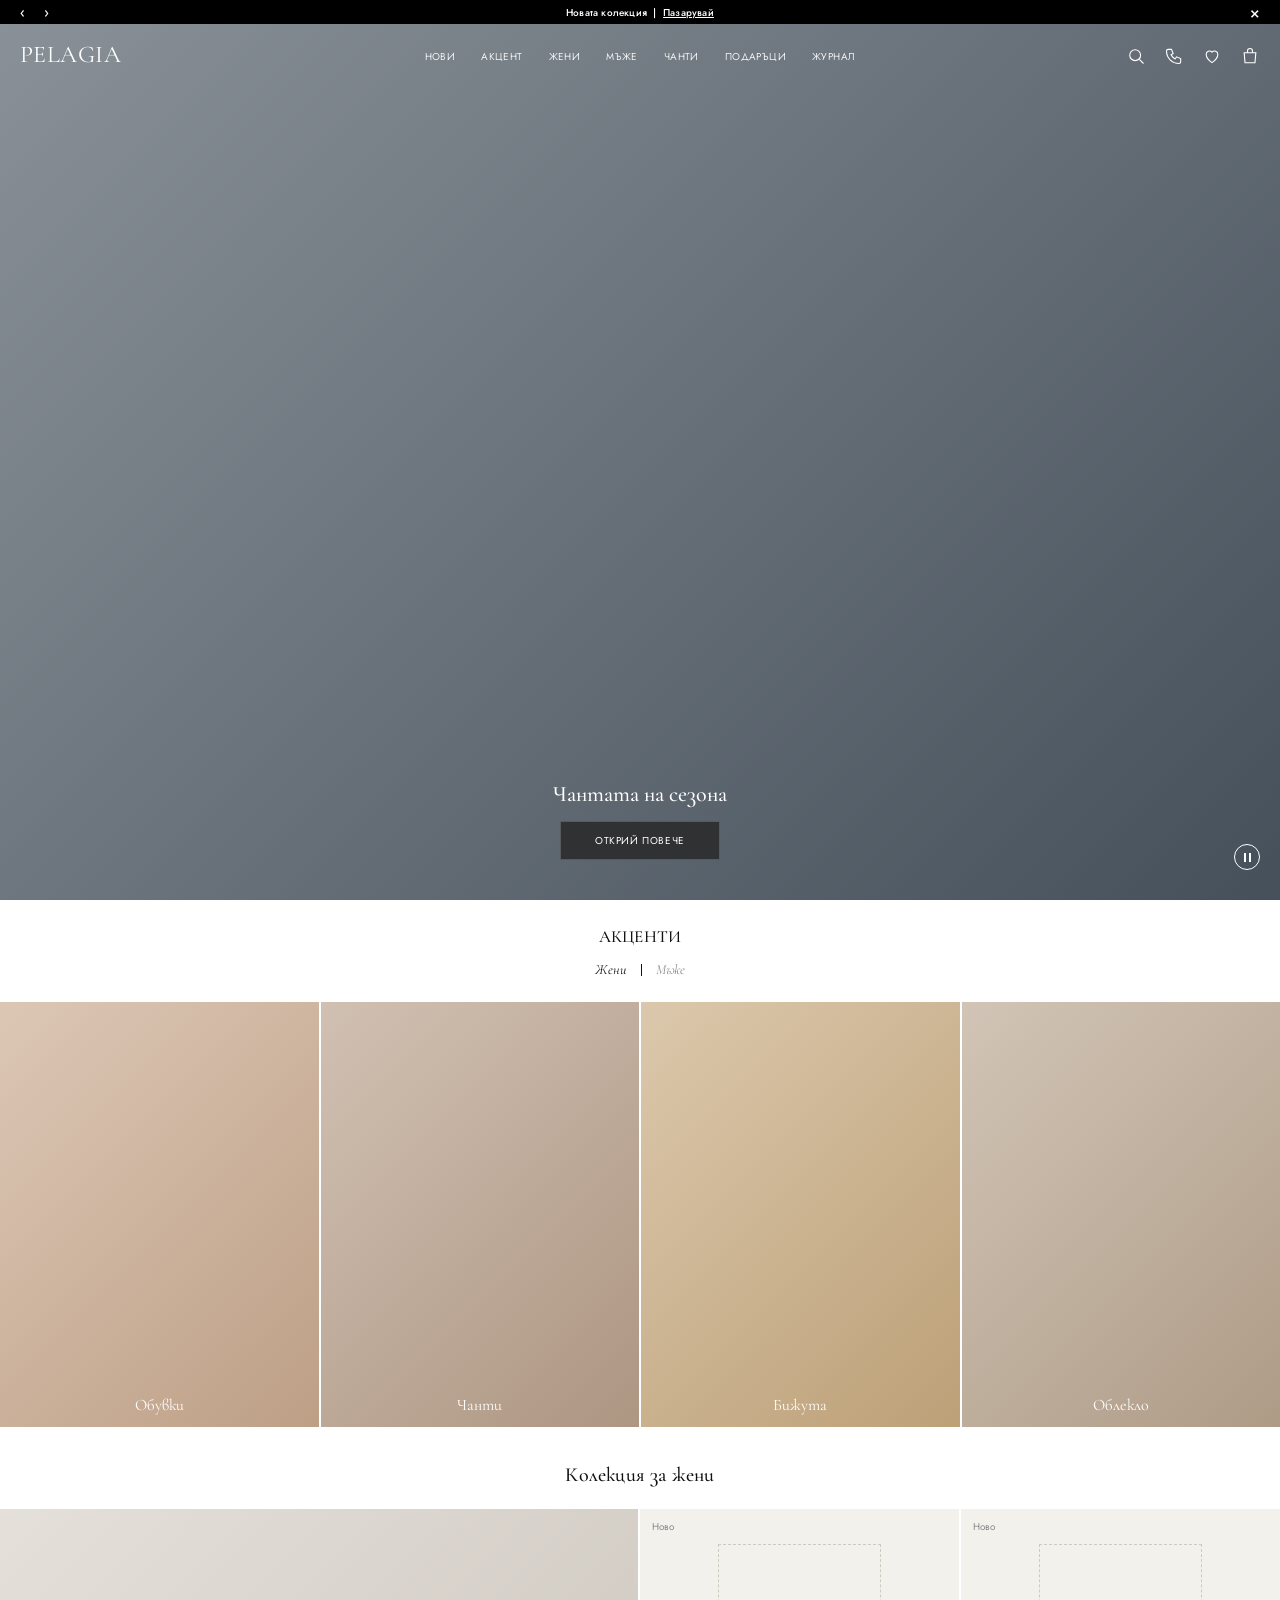
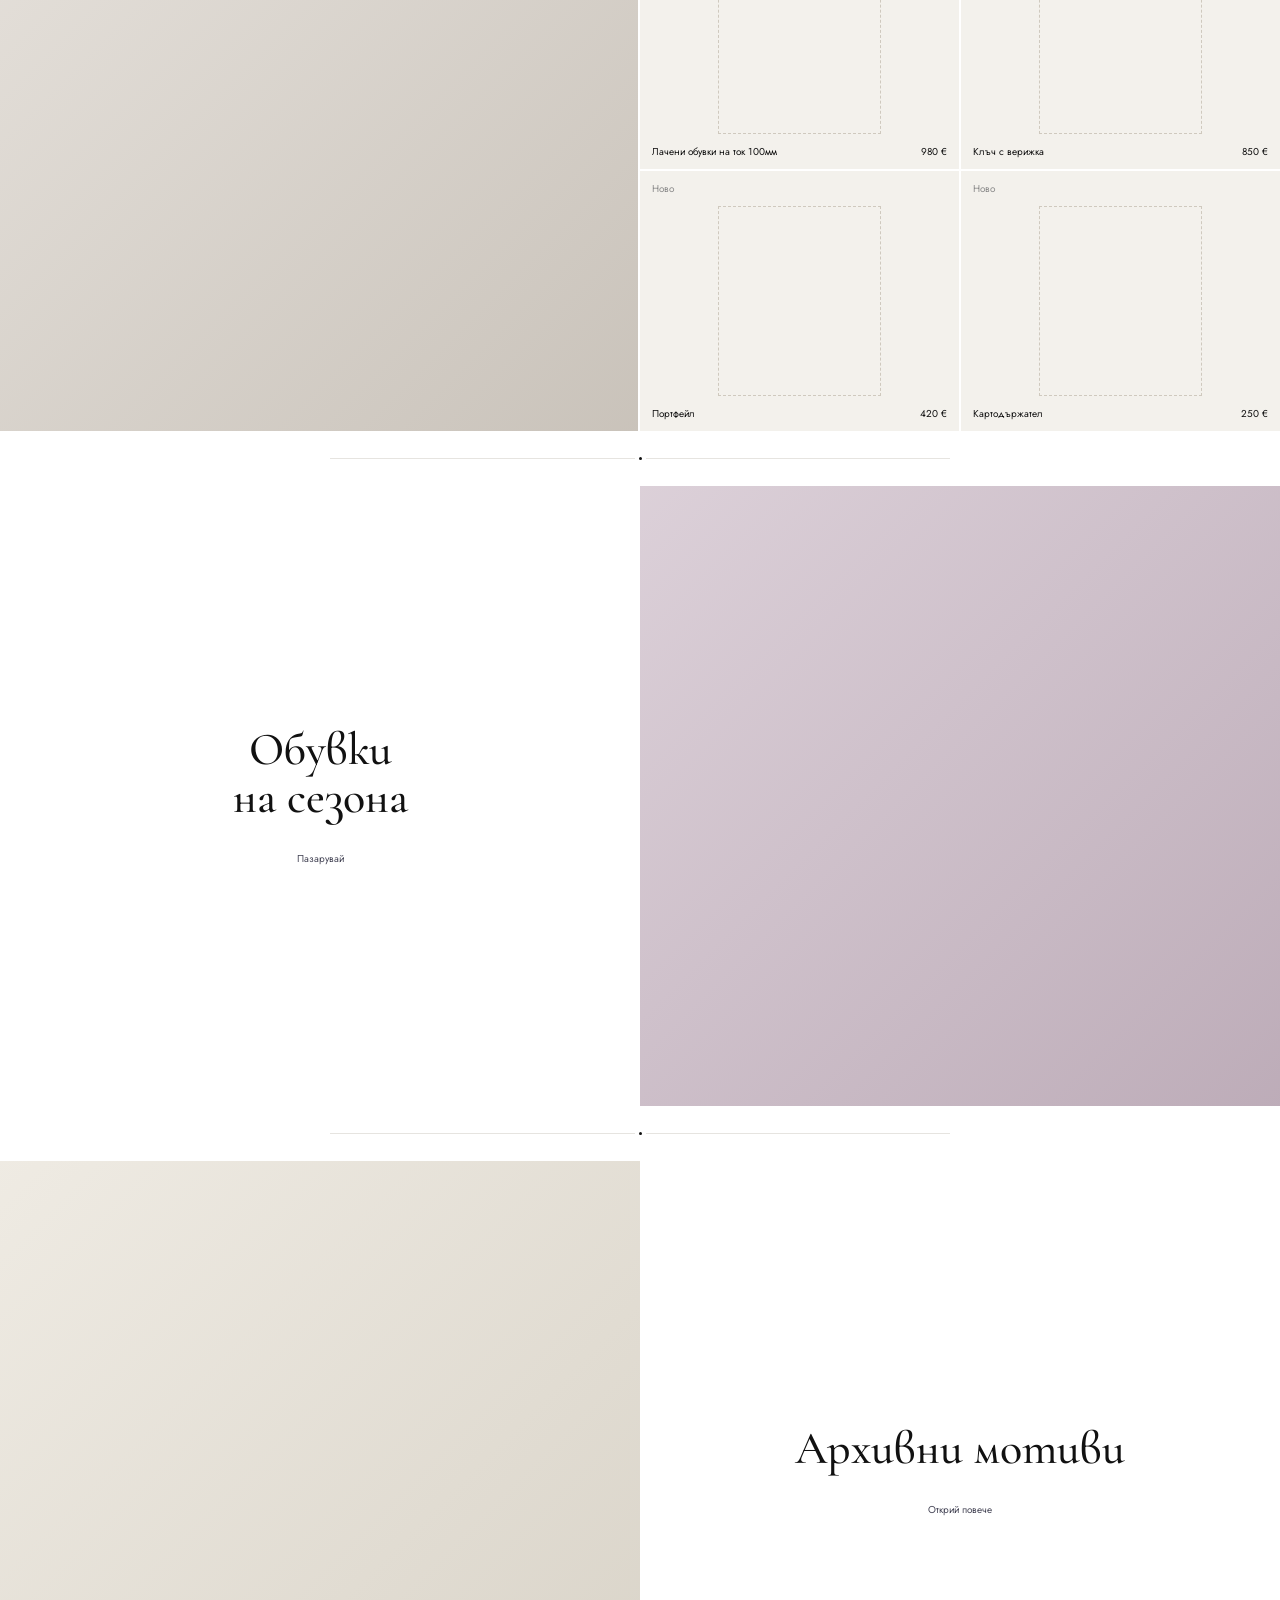
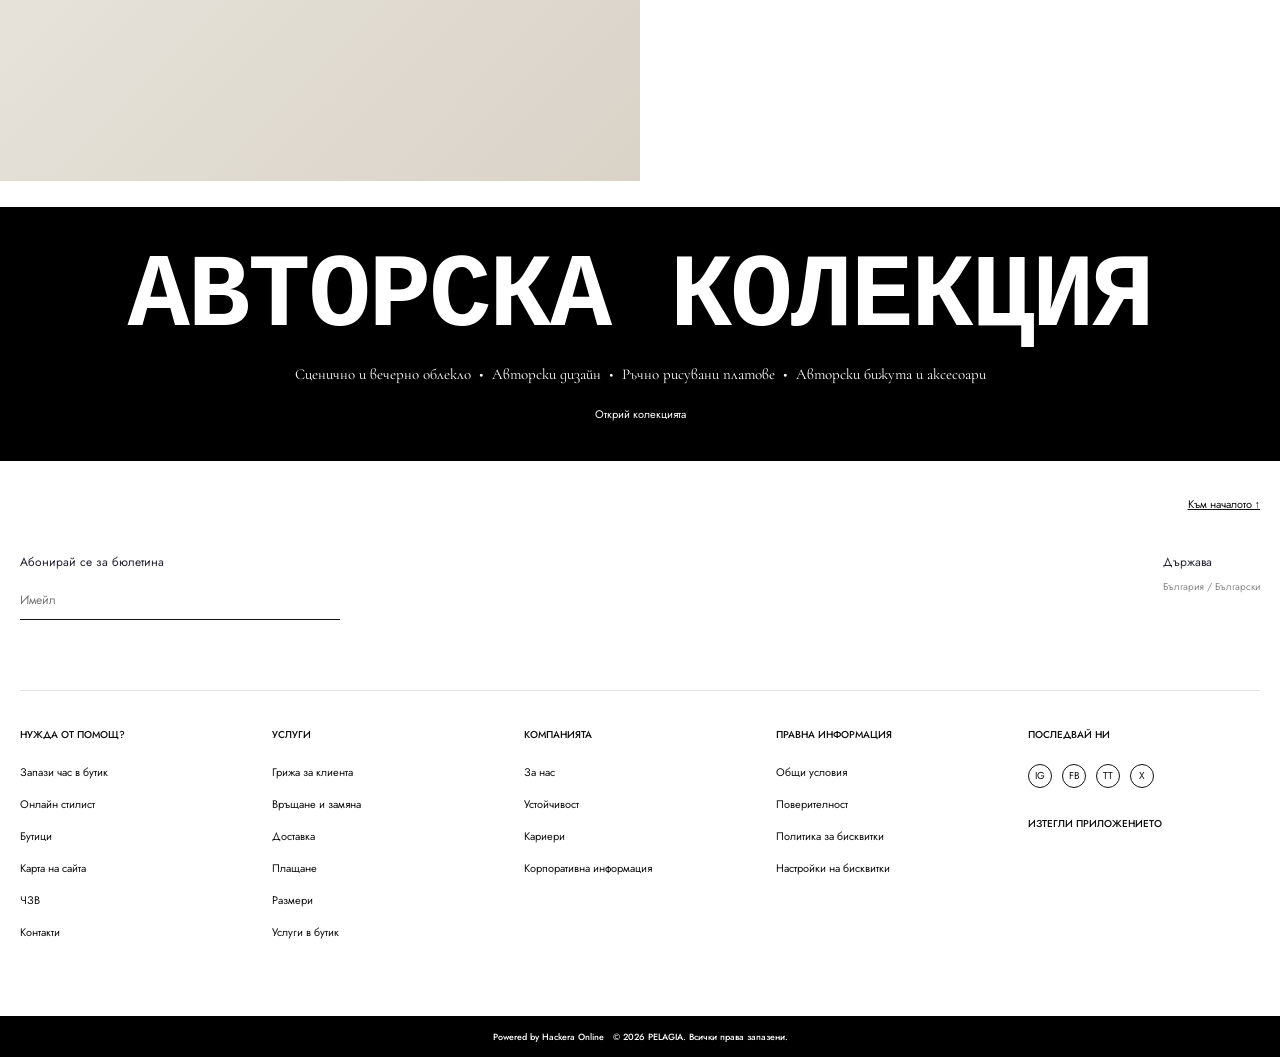
<file: index.html>
<!DOCTYPE html>
<html lang="bg">
<head>
<meta charset="utf-8">
<meta name="viewport" content="width=device-width, initial-scale=1">
<title>PELAGIA – Онлайн магазин</title>
<meta name="description" content="Онлайн магазин за луксозна мода – чанти, обувки, аксесоари.">
<link rel="preconnect" href="https://fonts.googleapis.com">
<link rel="preconnect" href="https://fonts.gstatic.com" crossorigin>
<link href="https://fonts.googleapis.com/css2?family=Cormorant+Garamond:wght@400;500;600&family=Jost:wght@300;400;500&family=Courier+Prime:wght@700&display=swap" rel="stylesheet">
<link rel="stylesheet" href="assets/css/style.css">
</head>
<body data-page="home">

<main>
  <section class="hero ph" style="--tone:#4a5560">
    <div class="hero-copy">
      <h1>Чантата на сезона</h1>
      <a href="bags.html" class="btn btn-dark">Открий повече</a>
    </div>
    <button class="hero-pause" id="heroPause" aria-label="Пауза"><i></i><i></i></button>
  </section>

  <section class="highlights" id="highlights">
    <h2 class="sec-title caps">Акценти</h2>
    <div class="tabs"><button class="on" data-tab="women">Жени</button><span></span><button data-tab="men">Мъже</button></div>
    <div class="hl-grid"></div>
  </section>

  <section class="collection-wrap">
    <h2 class="sec-title">Колекция за жени</h2>
    <div class="collection" id="collection"></div>
    <div class="dots"><i></i><b></b><i></i></div>
  </section>

  <section class="split">
    <div class="split-text"><h2>Обувки<br>на сезона</h2><a href="#" class="link-sm">Пазарувай</a></div>
    <div class="split-img ph" style="--tone:#c9b7c4"></div>
  </section>
  <div class="dots"><i></i><b></b><i></i></div>

  <section class="split reverse">
    <div class="split-img ph" style="--tone:#e6e0d4"></div>
    <div class="split-text"><h2>Архивни мотиви</h2><a href="#" class="link-sm">Открий повече</a></div>
  </section>

  <section class="edit">
    <h2>АВТОРСКА КОЛЕКЦИЯ</h2>
    <p>Сценично и вечерно облекло &nbsp;•&nbsp; Авторски дизайн &nbsp;•&nbsp; Ръчно рисувани платове &nbsp;•&nbsp; Авторски бижута и аксесоари</p>
    <a href="#">Открий колекцията</a>
  </section>
</main>

<script src="assets/js/data.js"></script>
<script src="assets/js/main.js"></script>
</body>
</html>
</file>
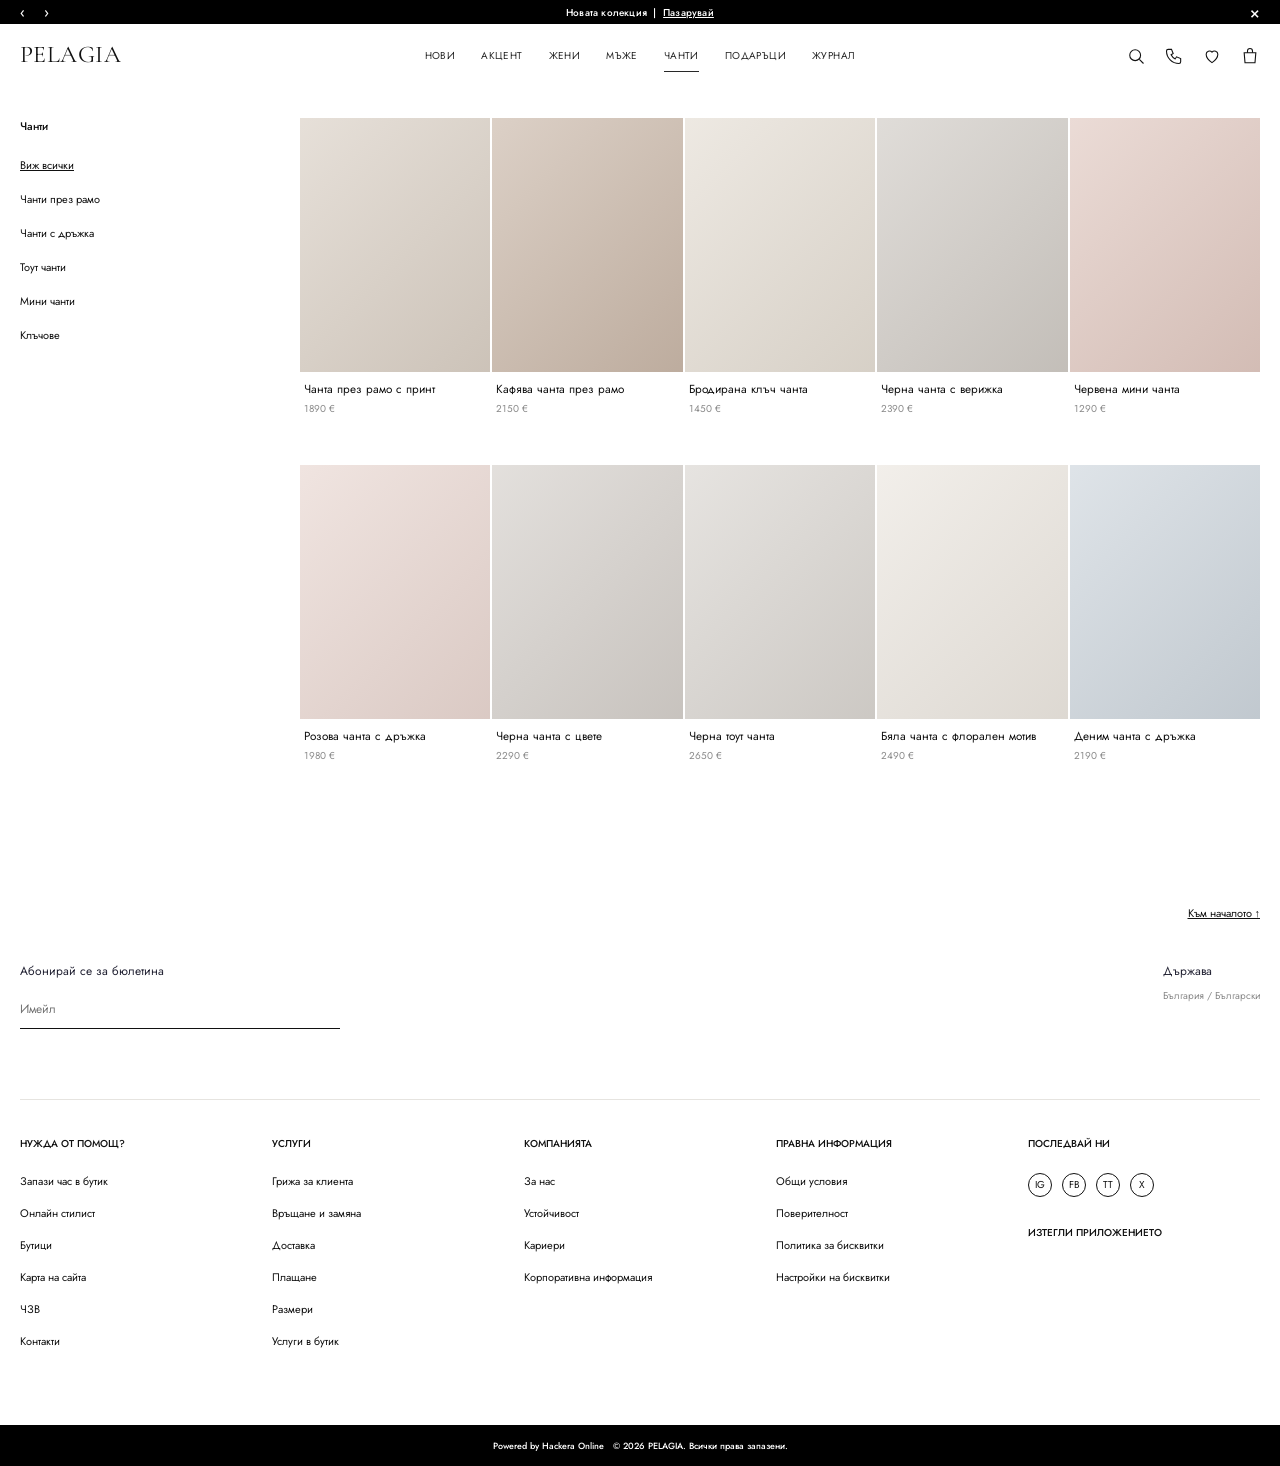
<file: bags.html>
<!DOCTYPE html>
<html lang="bg">
<head>
<meta charset="utf-8">
<meta name="viewport" content="width=device-width, initial-scale=1">
<title>Чанти – PELAGIA</title>
<meta name="description" content="Всички чанти – през рамо, с дръжка, тоут, мини и клъчове.">
<link rel="preconnect" href="https://fonts.googleapis.com">
<link rel="preconnect" href="https://fonts.gstatic.com" crossorigin>
<link href="https://fonts.googleapis.com/css2?family=Cormorant+Garamond:wght@400;500;600&family=Jost:wght@300;400;500&family=Courier+Prime:wght@700&display=swap" rel="stylesheet">
<link rel="stylesheet" href="assets/css/style.css">
</head>
<body data-page="bags">
<main class="catalog">
  <nav class="side-nav" id="sideNav" aria-label="Категории"></nav>
  <div class="product-grid" id="productGrid"></div>
</main>
<script src="assets/js/data.js"></script>
<script src="assets/js/main.js"></script>
</body>
</html>
</file>
<file: assets/css/style.css>
/* ============ Токени ============ */
:root{
  --ink:#111; --paper:#fff; --mute:#8a8a8a; --line:#e6e4e0; --soft:#f3f1ec;
  --serif:"Cormorant Garamond","Times New Roman",serif;
  --sans:"Jost",Arial,sans-serif;
  --type:"Courier Prime","Courier New",monospace;
  --pad:20px; --hdr:64px;
}
*{box-sizing:border-box;margin:0;padding:0}
html{scroll-behavior:smooth}
body{font-family:var(--sans);font-weight:400;font-size:12px;color:var(--ink);background:var(--paper);-webkit-font-smoothing:antialiased}
a{color:inherit;text-decoration:none}
ul{list-style:none}
button{font:inherit;color:inherit;background:none;border:0;cursor:pointer}
:focus-visible{outline:2px solid var(--ink);outline-offset:2px}

/* плейсхолдър за снимки */
.ph{background:var(--tone,#ddd);background-image:linear-gradient(135deg,rgba(255,255,255,.35),rgba(0,0,0,.06));position:relative}

/* ============ Announcement ============ */
.announce{background:#000;color:#fff;height:24px;display:flex;align-items:center;justify-content:center;position:relative;font-size:10px;font-weight:500;letter-spacing:.02em}
.announce a{text-decoration:underline}
.ann-arrow{position:absolute;color:#fff;font-size:14px;left:20px;top:0;line-height:24px}
.ann-arrow+.ann-arrow{left:44px}
.ann-close{position:absolute;right:20px;color:#fff;font-size:16px}

/* ============ Header ============ */
.site-header{position:sticky;top:0;z-index:50;transition:background .25s,color .25s}
.site-header.is-solid,.site-header.mega-open,.site-header.scrolled{background:#fff;color:var(--ink)}
.site-header.is-over:not(.mega-open):not(.scrolled){position:fixed;left:0;right:0;top:24px;color:#fff;background:transparent}
.hdr-row{height:var(--hdr);display:grid;grid-template-columns:1fr auto 1fr;align-items:center;padding:0 var(--pad)}
.logo{display:flex;flex-direction:column;line-height:1}
.logo-main{font-family:var(--serif);font-size:24px;letter-spacing:.02em}
.logo-sub{font-size:8px;letter-spacing:.35em;margin:3px 0 0 8px}
.main-nav{display:flex;gap:26px;text-transform:uppercase;font-size:10px;letter-spacing:.04em}
.main-nav a{padding:8px 0;opacity:.9}
.site-header.mega-open .main-nav a:not(.hover){opacity:.35}
.main-nav a.active{border-bottom:1px solid currentColor}
.hdr-icons{display:flex;gap:18px;justify-content:flex-end}
.hdr-icons button{position:relative;display:flex}
.cart-count{position:absolute;top:-6px;right:-8px;font-size:9px}

.mega-wrap{position:absolute;left:0;right:0;top:100%;background:#fff;color:var(--ink)}
.mega-inner{display:flex;gap:90px;padding:24px var(--pad) 40px;min-height:220px;border-top:1px solid var(--line)}
.mega-col h4{font-size:11px;font-weight:500;margin-bottom:22px}
.mega-col li{margin-bottom:12px;font-size:11px}
.mega-col a:hover{text-decoration:underline}
.mega-img{width:150px;height:180px;margin-left:auto}

/* ============ Hero ============ */
.hero{height:calc(100vh - 24px);min-height:520px;display:flex;align-items:flex-end;justify-content:center;color:#fff}
.hero-copy{text-align:center;padding-bottom:40px;display:flex;flex-direction:column;align-items:center;gap:14px}
.hero h1{font-family:var(--serif);font-weight:500;font-size:22px}
.btn{padding:11px 34px;font-size:10px;text-transform:uppercase;letter-spacing:.06em}
.btn-dark{background:rgba(40,40,40,.85);color:#fff;border:1px solid rgba(255,255,255,.2)}
.btn-dark:hover{background:#000}
.hero-pause{position:absolute;right:20px;bottom:30px;width:26px;height:26px;border:1px solid #fff;border-radius:50%;display:flex;gap:3px;align-items:center;justify-content:center}
.hero-pause i{width:2px;height:9px;background:#fff}
.hero-pause.paused i:last-child{display:none}
.hero{position:relative}

/* ============ Highlights ============ */
.highlights{padding:26px 0 0;text-align:center}
.sec-title{font-family:var(--serif);font-weight:500;font-size:20px;letter-spacing:.01em}
.sec-title.caps{text-transform:uppercase;font-size:17px}
.tabs{display:flex;justify-content:center;align-items:center;gap:14px;margin:14px 0 24px;font-family:var(--serif);font-style:italic;font-size:14px}
.tabs button{color:var(--mute)}.tabs button.on{color:var(--ink)}
.tabs span{width:1px;height:12px;background:var(--ink)}
.hl-grid{display:grid;grid-template-columns:repeat(4,1fr);gap:2px}
.hl-tile{aspect-ratio:3/4;display:flex;align-items:flex-end;justify-content:center;color:#fff;font-family:var(--serif);font-size:16px;padding-bottom:12px}

/* ============ Collection ============ */
.collection-wrap{padding:36px 0 0;text-align:center}
.collection{display:grid;grid-template-columns:1fr 1fr 1fr;grid-template-rows:auto auto;gap:2px;margin-top:22px;text-align:left}
.col-hero{grid-row:1/3;min-height:520px}
.col-card{background:var(--soft);display:flex;flex-direction:column;padding:10px 12px;min-height:260px}
.col-card small{color:var(--mute);font-size:10px}
.col-card .ph{flex:1;margin:10px auto;width:55%;min-height:110px;background-color:transparent;background-image:none;border:1px dashed #cfc9be}
.col-card p{display:flex;justify-content:space-between;font-size:10px}
.collection{grid-template-columns:2fr 1fr 1fr}
.dots{display:flex;align-items:center;justify-content:center;gap:0;margin:26px auto;width:min(620px,80%)}
.dots i{flex:1;height:1px;background:var(--line)}.dots b{width:3px;height:3px;border-radius:50%;background:var(--ink);margin:0 4px}

/* ============ Split ============ */
.split{display:grid;grid-template-columns:1fr 1fr;align-items:center;min-height:620px}
.split-text{text-align:center;display:flex;flex-direction:column;gap:30px;align-items:center}
.split-text h2{font-family:var(--serif);font-weight:500;font-size:46px;line-height:1.05}
.split-img{height:100%;min-height:620px}
.link-sm{font-size:10px;color:#445;text-decoration:none}
.link-sm:hover{text-decoration:underline}

/* ============ THE EDIT ============ */
.edit{background:#000;color:#fff;text-align:center;padding:44px 20px 38px;margin-top:26px}
.edit h2{font-family:var(--type);font-weight:700;font-size:clamp(56px,9vw,104px);letter-spacing:-.02em;line-height:1}
.edit p{font-family:var(--serif);font-size:15px;margin:10px 0 22px}
.edit a{font-size:11px}

/* ============ Footer ============ */
.site-footer{padding:0 var(--pad)}
.foot-top{text-align:right;padding:34px 0 40px}
.to-top{font-size:11px;text-decoration:underline}
.foot-news{display:grid;grid-template-columns:1fr auto;gap:10px 40px;align-items:start;padding-bottom:70px;color:#223}
.foot-news input{grid-column:1;width:min(320px,100%);border:0;border-bottom:1px solid var(--ink);padding:10px 0;font:inherit;outline-offset:4px;background:none}
.country{grid-row:1/3;grid-column:2;text-align:left}.country small{display:block;color:var(--mute);margin-top:8px}
.foot-cols{display:grid;grid-template-columns:repeat(5,1fr);gap:20px;border-top:1px solid var(--line);padding:36px 0 60px}
.foot-cols h5{font-size:10px;font-weight:500;text-transform:uppercase;margin-bottom:22px}
.foot-cols li{margin-bottom:16px;font-size:11px}
.foot-cols a:hover{text-decoration:underline}
.socials{display:flex;gap:10px}.socials a{font-size:10px;border:1px solid var(--ink);border-radius:50%;width:24px;height:24px;display:grid;place-items:center}
.foot-bottom{background:#000;color:#fff;margin:0 calc(var(--pad)*-1);padding:14px;text-align:center;font-size:9px;font-weight:500}

/* ============ Каталог ============ */
.catalog{display:grid;grid-template-columns:260px 1fr;padding:30px var(--pad) 60px;gap:20px;min-height:80vh}
.side-nav{position:sticky;top:calc(var(--hdr) + 20px);align-self:start}
.side-nav h2{font-size:11px;font-weight:500;margin-bottom:22px}
.side-nav li{margin-bottom:16px}
.side-nav button{font-size:11px;text-align:left}
.side-nav button.on{text-decoration:underline}
.product-grid{display:grid;grid-template-columns:repeat(5,1fr);gap:2px 2px;align-content:start}
.p-card{position:relative;display:flex;flex-direction:column}
.p-img{aspect-ratio:3/4;display:block;background-color:var(--tone)}
.p-meta{padding:8px 4px 4px;display:flex;flex-direction:column;gap:4px;font-size:10px}
.p-meta h3{font-weight:400}.p-meta span{color:var(--mute)}
.p-add{margin:4px;padding:9px;border:1px solid var(--ink);font-size:10px;opacity:0;transition:opacity .2s}
.p-card:hover .p-add,.p-add:focus-visible{opacity:1}
.empty{color:var(--mute);padding:20px 0}

/* ============ Количка ============ */
.scrim{position:fixed;inset:0;background:rgba(0,0,0,.35);opacity:0;pointer-events:none;transition:opacity .25s;z-index:90}
.scrim.open{opacity:1;pointer-events:auto}
.cart-drawer{position:fixed;top:0;right:0;bottom:0;width:min(400px,100%);background:#fff;z-index:100;transform:translateX(100%);transition:transform .3s;display:flex;flex-direction:column}
.cart-drawer.open{transform:none}
.cd-head{display:flex;justify-content:space-between;align-items:center;padding:20px;border-bottom:1px solid var(--line)}
.cd-head h3{font-family:var(--serif);font-weight:500;font-size:20px}.cd-head button{font-size:22px}
.cd-items{flex:1;overflow:auto;padding:10px 20px}
.cd-item{display:grid;grid-template-columns:64px 1fr auto;gap:12px;align-items:center;padding:12px 0;border-bottom:1px solid var(--line)}
.cd-item .ph{aspect-ratio:3/4}.cd-item small{color:var(--mute)}
.cd-foot{padding:20px;border-top:1px solid var(--line);display:flex;flex-direction:column;gap:14px}
.cd-total{display:flex;justify-content:space-between;font-size:13px}

/* ============ Responsive ============ */
@media (max-width:1000px){
  .main-nav{display:none}.hdr-row{grid-template-columns:1fr auto}
  .hl-grid{grid-template-columns:1fr 1fr}
  .collection{grid-template-columns:1fr 1fr}.col-hero{grid-column:1/3;grid-row:auto;min-height:320px}
  .split,.split.reverse{grid-template-columns:1fr}.split-img{min-height:380px}.split.reverse .split-img{order:-1}.split-text{padding:50px 0}
  .catalog{grid-template-columns:1fr}.side-nav{position:static}.side-nav ul{display:flex;gap:16px;overflow-x:auto}
  .product-grid{grid-template-columns:repeat(2,1fr)}.p-add{opacity:1}
  .foot-cols{grid-template-columns:1fr 1fr}.foot-news{grid-template-columns:1fr}.country{grid-row:auto;grid-column:1}
}
@media (prefers-reduced-motion:reduce){*{transition:none!important;scroll-behavior:auto!important}}
</file>
